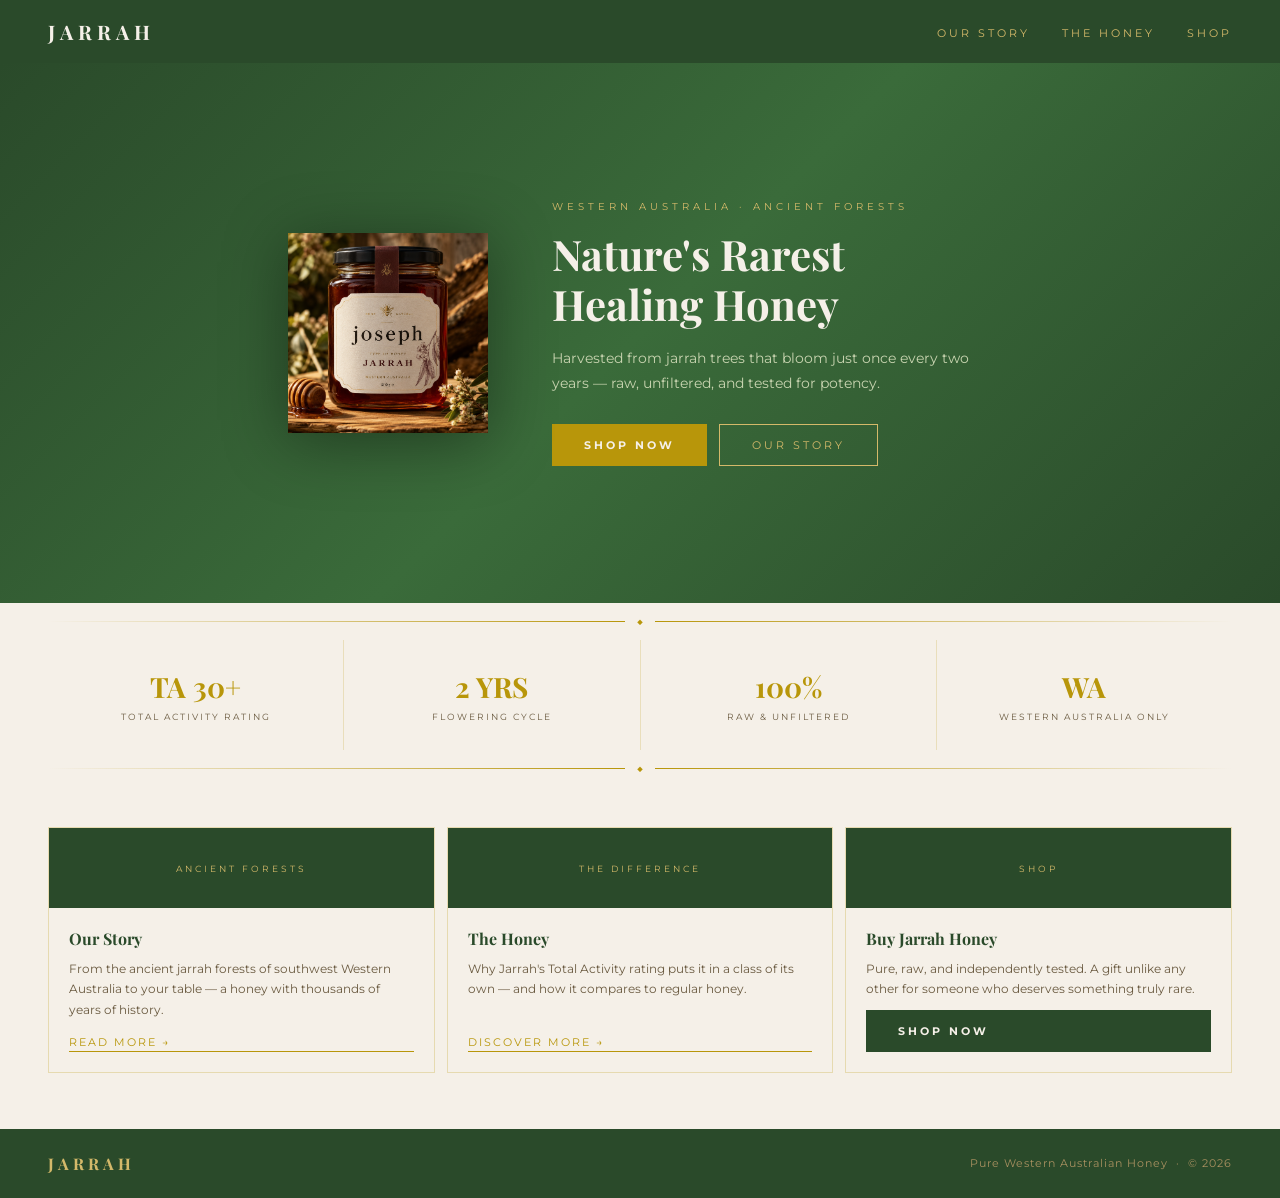
<file: index.html>
<!DOCTYPE html>
<html lang="en">
<head>
  <meta charset="UTF-8">
  <meta name="viewport" content="width=device-width, initial-scale=1.0">
  <title>Jarrah Honey — Pure Western Australian Honey</title>
  <link rel="preconnect" href="https://fonts.googleapis.com">
  <link rel="preconnect" href="https://fonts.gstatic.com" crossorigin>
  <link href="https://fonts.googleapis.com/css2?family=Playfair+Display:ital,wght@0,700;1,400&family=Montserrat:wght@400;600;700&display=swap" rel="stylesheet">
  <link rel="stylesheet" href="styles.css">
</head>
<body>

  <nav class="site-nav">
    <a href="index.html" class="nav-logo">JARRAH</a>
    <button class="nav-hamburger" aria-label="Toggle menu" aria-expanded="false">
      <span></span><span></span><span></span>
    </button>
    <ul class="nav-links">
      <li><a href="story.html" class="nav-link">OUR STORY</a></li>
      <li><a href="honey.html" class="nav-link">THE HONEY</a></li>
      <li><a href="shop.html" class="nav-link">SHOP</a></li>
    </ul>
  </nav>

  <section class="hero-section">
    <div class="hero-image">
      <img src="assets/jarrah-honey-jar.png" alt="Jarrah Raw Honey jar">
    </div>
    <div class="hero-copy">
      <p class="hero-eyebrow">Western Australia · Ancient Forests</p>
      <h1 class="hero-title">Nature's Rarest<br>Healing Honey</h1>
      <p class="hero-tagline">Harvested from jarrah trees that bloom just once every two years — raw, unfiltered, and tested for potency.</p>
      <div class="hero-ctas">
        <a href="shop.html" class="btn-primary btn-primary--gold">Shop Now</a>
        <a href="story.html" class="btn-secondary">Our Story</a>
      </div>
    </div>
  </section>

  <div class="section-divider"><span class="section-divider-gem">◆</span></div>

  <div class="stat-bar">
    <div class="stat-item">
      <div class="stat-value">TA 30+</div>
      <div class="stat-label">Total Activity Rating</div>
    </div>
    <div class="stat-item">
      <div class="stat-value">2 YRS</div>
      <div class="stat-label">Flowering Cycle</div>
    </div>
    <div class="stat-item">
      <div class="stat-value">100%</div>
      <div class="stat-label">Raw &amp; Unfiltered</div>
    </div>
    <div class="stat-item">
      <div class="stat-value">WA</div>
      <div class="stat-label">Western Australia Only</div>
    </div>
  </div>

  <div class="section-divider"><span class="section-divider-gem">◆</span></div>

  <div class="teaser-grid">
    <div class="teaser-card">
      <div class="teaser-card__banner">
        <span class="teaser-card__banner-label">Ancient Forests</span>
      </div>
      <div class="teaser-card__body">
        <h2 class="teaser-card__title">Our Story</h2>
        <p class="teaser-card__desc">From the ancient jarrah forests of southwest Western Australia to your table — a honey with thousands of years of history.</p>
        <a href="story.html" class="btn-text">Read More →</a>
      </div>
    </div>
    <div class="teaser-card">
      <div class="teaser-card__banner">
        <span class="teaser-card__banner-label">The Difference</span>
      </div>
      <div class="teaser-card__body">
        <h2 class="teaser-card__title">The Honey</h2>
        <p class="teaser-card__desc">Why Jarrah's Total Activity rating puts it in a class of its own — and how it compares to regular honey.</p>
        <a href="honey.html" class="btn-text">Discover More →</a>
      </div>
    </div>
    <div class="teaser-card">
      <div class="teaser-card__banner">
        <span class="teaser-card__banner-label">Shop</span>
      </div>
      <div class="teaser-card__body">
        <h2 class="teaser-card__title">Buy Jarrah Honey</h2>
        <p class="teaser-card__desc">Pure, raw, and independently tested. A gift unlike any other for someone who deserves something truly rare.</p>
        <a href="shop.html" class="btn-primary">Shop Now</a>
      </div>
    </div>
  </div>

  <footer class="site-footer">
    <div class="footer-inner">
      <span class="footer-logo">JARRAH</span>
      <span class="footer-copy">Pure Western Australian Honey &nbsp;·&nbsp; © 2026</span>
    </div>
  </footer>

  <script src="main.js"></script>
</body>
</html>
</file>
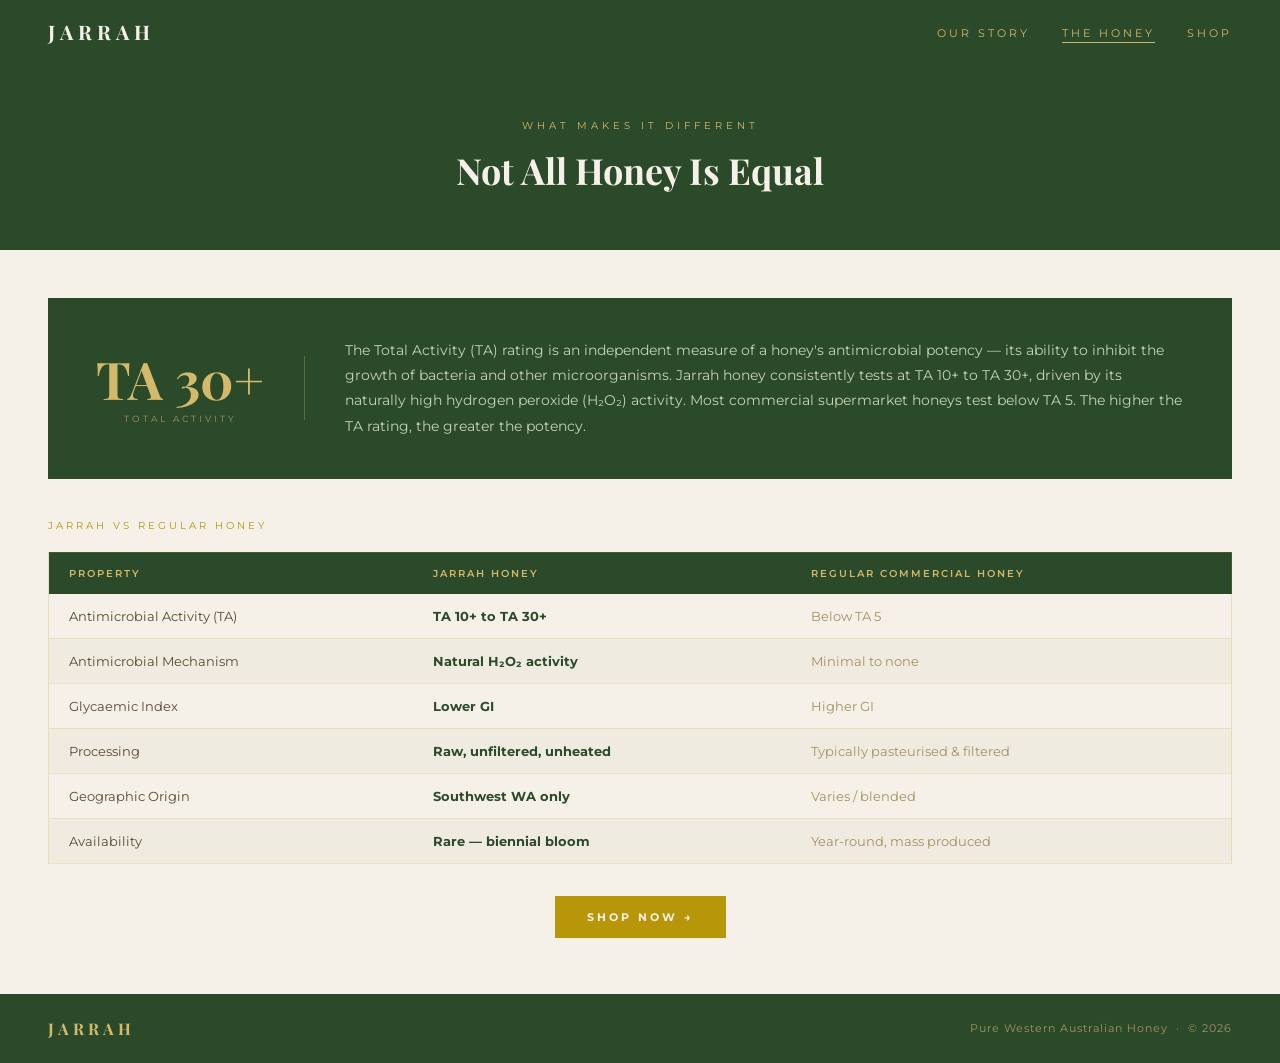
<file: honey.html>
<!DOCTYPE html>
<html lang="en">
<head>
  <meta charset="UTF-8">
  <meta name="viewport" content="width=device-width, initial-scale=1.0">
  <title>The Honey — Jarrah Honey</title>
  <link rel="preconnect" href="https://fonts.googleapis.com">
  <link rel="preconnect" href="https://fonts.gstatic.com" crossorigin>
  <link href="https://fonts.googleapis.com/css2?family=Playfair+Display:ital,wght@0,700;1,400&family=Montserrat:wght@400;600;700&display=swap" rel="stylesheet">
  <link rel="stylesheet" href="styles.css">
</head>
<body>

  <nav class="site-nav">
    <a href="index.html" class="nav-logo">JARRAH</a>
    <button class="nav-hamburger" aria-label="Toggle menu" aria-expanded="false">
      <span></span><span></span><span></span>
    </button>
    <ul class="nav-links">
      <li><a href="story.html" class="nav-link">OUR STORY</a></li>
      <li><a href="honey.html" class="nav-link active">THE HONEY</a></li>
      <li><a href="shop.html" class="nav-link">SHOP</a></li>
    </ul>
  </nav>

  <div class="page-hero">
    <p class="page-hero__eyebrow">What Makes It Different</p>
    <h1 class="page-hero__title">Not All Honey Is Equal</h1>
  </div>

  <div class="ta-panel">
    <div class="ta-panel__stat">
      <div class="ta-panel__value">TA 30+</div>
      <div class="ta-panel__label">Total Activity</div>
    </div>
    <div class="ta-panel__divider"></div>
    <p class="ta-panel__copy">The Total Activity (TA) rating is an independent measure of a honey's antimicrobial potency — its ability to inhibit the growth of bacteria and other microorganisms. Jarrah honey consistently tests at TA 10+ to TA 30+, driven by its naturally high hydrogen peroxide (H₂O₂) activity. Most commercial supermarket honeys test below TA 5. The higher the TA rating, the greater the potency.</p>
  </div>

  <div class="comparison-section">
    <p class="comparison-label">Jarrah vs Regular Honey</p>
    <table class="comparison-table">
      <thead>
        <tr>
          <th>Property</th>
          <th>Jarrah Honey</th>
          <th>Regular Commercial Honey</th>
        </tr>
      </thead>
      <tbody>
        <tr>
          <td>Antimicrobial Activity (TA)</td>
          <td class="highlight">TA 10+ to TA 30+</td>
          <td class="muted">Below TA 5</td>
        </tr>
        <tr>
          <td>Antimicrobial Mechanism</td>
          <td class="highlight">Natural H₂O₂ activity</td>
          <td class="muted">Minimal to none</td>
        </tr>
        <tr>
          <td>Glycaemic Index</td>
          <td class="highlight">Lower GI</td>
          <td class="muted">Higher GI</td>
        </tr>
        <tr>
          <td>Processing</td>
          <td class="highlight">Raw, unfiltered, unheated</td>
          <td class="muted">Typically pasteurised &amp; filtered</td>
        </tr>
        <tr>
          <td>Geographic Origin</td>
          <td class="highlight">Southwest WA only</td>
          <td class="muted">Varies / blended</td>
        </tr>
        <tr>
          <td>Availability</td>
          <td class="highlight">Rare — biennial bloom</td>
          <td class="muted">Year-round, mass produced</td>
        </tr>
      </tbody>
    </table>
    <div class="comparison-cta">
      <a href="shop.html" class="btn-primary btn-primary--gold">Shop Now →</a>
    </div>
  </div>

  <footer class="site-footer">
    <div class="footer-inner">
      <span class="footer-logo">JARRAH</span>
      <span class="footer-copy">Pure Western Australian Honey &nbsp;·&nbsp; © 2026</span>
    </div>
  </footer>

  <script src="main.js"></script>
</body>
</html>
</file>
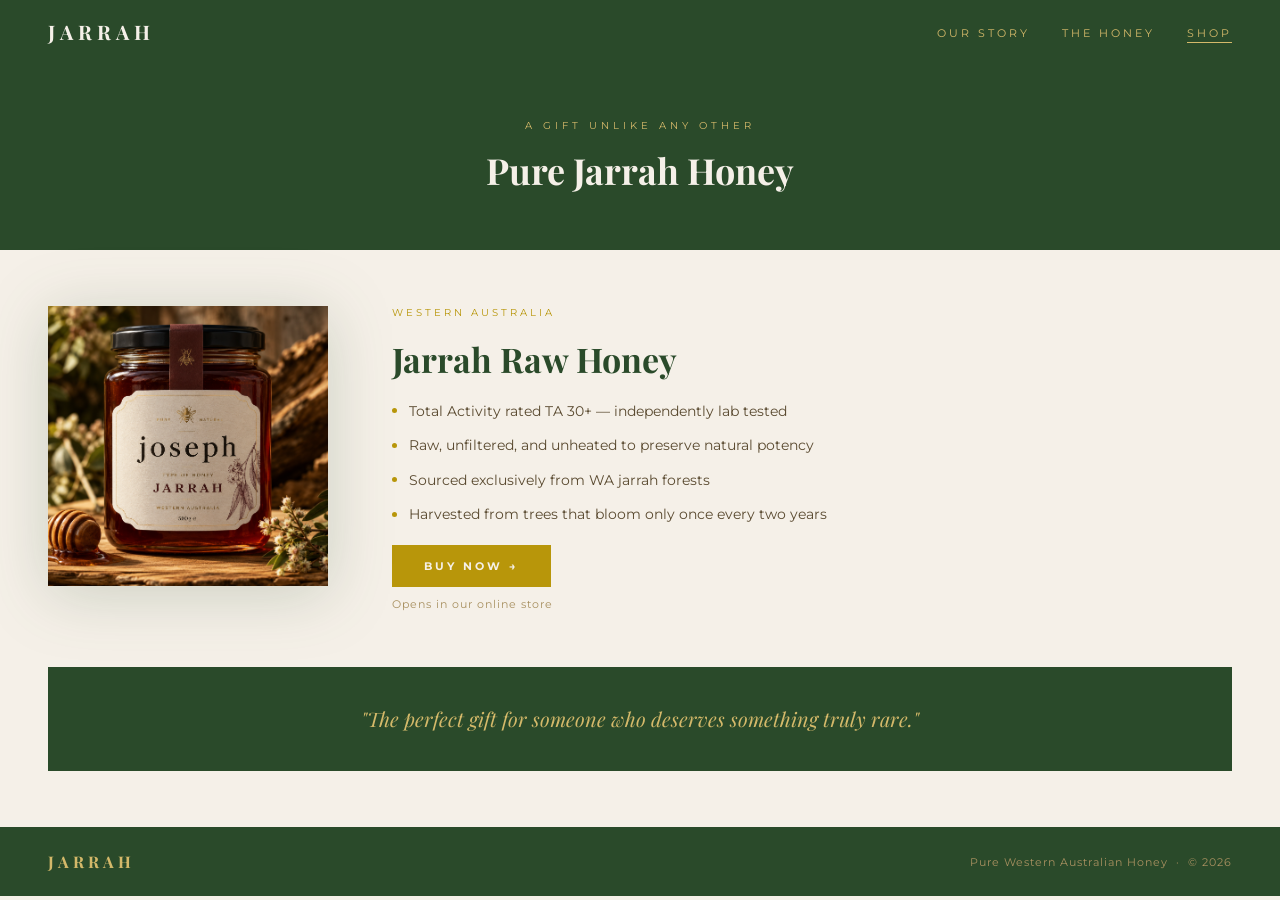
<file: shop.html>
<!DOCTYPE html>
<html lang="en">
<head>
  <meta charset="UTF-8">
  <meta name="viewport" content="width=device-width, initial-scale=1.0">
  <title>Shop — Jarrah Honey</title>
  <link rel="preconnect" href="https://fonts.googleapis.com">
  <link rel="preconnect" href="https://fonts.gstatic.com" crossorigin>
  <link href="https://fonts.googleapis.com/css2?family=Playfair+Display:ital,wght@0,700;1,400&family=Montserrat:wght@400;600;700&display=swap" rel="stylesheet">
  <link rel="stylesheet" href="styles.css">
</head>
<body>

  <nav class="site-nav">
    <a href="index.html" class="nav-logo">JARRAH</a>
    <button class="nav-hamburger" aria-label="Toggle menu" aria-expanded="false">
      <span></span><span></span><span></span>
    </button>
    <ul class="nav-links">
      <li><a href="story.html" class="nav-link">OUR STORY</a></li>
      <li><a href="honey.html" class="nav-link">THE HONEY</a></li>
      <li><a href="shop.html" class="nav-link active">SHOP</a></li>
    </ul>
  </nav>

  <div class="page-hero">
    <p class="page-hero__eyebrow">A Gift Unlike Any Other</p>
    <h1 class="page-hero__title">Pure Jarrah Honey</h1>
  </div>

  <div class="product-showcase">
    <div class="product-showcase__image">
      <img src="assets/jarrah-honey-jar.png" alt="Jarrah Raw Honey — TA 30+">
    </div>
    <div class="product-showcase__details">
      <p class="product-showcase__origin">Western Australia</p>
      <h2 class="product-showcase__name">Jarrah Raw Honey</h2>
      <ul class="product-features">
        <li>Total Activity rated TA 30+ — independently lab tested</li>
        <li>Raw, unfiltered, and unheated to preserve natural potency</li>
        <li>Sourced exclusively from WA jarrah forests</li>
        <li>Harvested from trees that bloom only once every two years</li>
      </ul>
      <div class="product-cta-group">
        <a href="#" class="btn-primary btn-primary--gold">Buy Now →</a>
        <span class="product-cta-note">Opens in our online store</span>
      </div>
    </div>
  </div>

  <div class="gift-quote">
    <p class="gift-quote__text">"The perfect gift for someone who deserves something truly rare."</p>
  </div>

  <footer class="site-footer">
    <div class="footer-inner">
      <span class="footer-logo">JARRAH</span>
      <span class="footer-copy">Pure Western Australian Honey &nbsp;·&nbsp; © 2026</span>
    </div>
  </footer>

  <script src="main.js"></script>
</body>
</html>
</file>
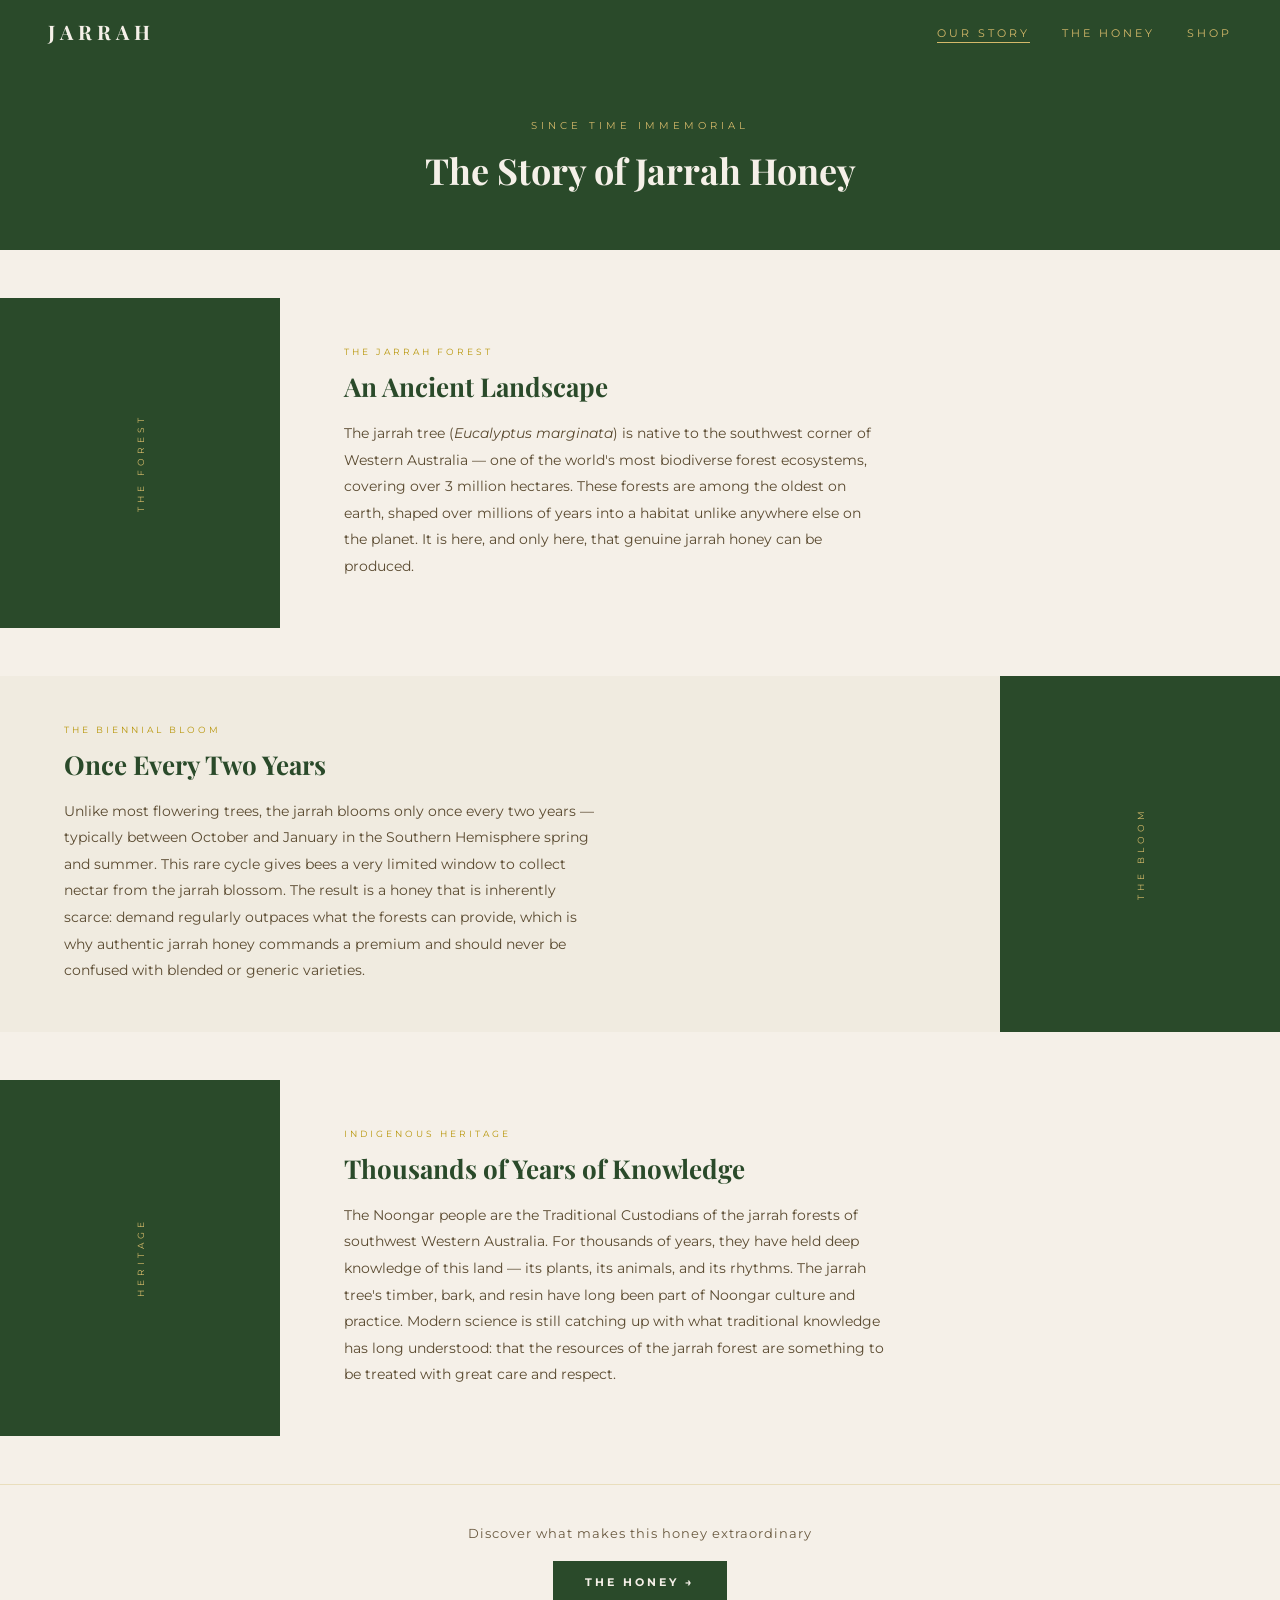
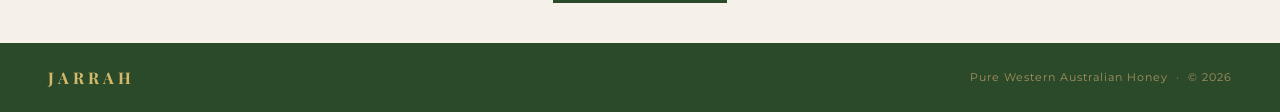
<file: story.html>
<!DOCTYPE html>
<html lang="en">
<head>
  <meta charset="UTF-8">
  <meta name="viewport" content="width=device-width, initial-scale=1.0">
  <title>Our Story — Jarrah Honey</title>
  <link rel="preconnect" href="https://fonts.googleapis.com">
  <link rel="preconnect" href="https://fonts.gstatic.com" crossorigin>
  <link href="https://fonts.googleapis.com/css2?family=Playfair+Display:ital,wght@0,700;1,400&family=Montserrat:wght@400;600;700&display=swap" rel="stylesheet">
  <link rel="stylesheet" href="styles.css">
</head>
<body>

  <nav class="site-nav">
    <a href="index.html" class="nav-logo">JARRAH</a>
    <button class="nav-hamburger" aria-label="Toggle menu" aria-expanded="false">
      <span></span><span></span><span></span>
    </button>
    <ul class="nav-links">
      <li><a href="story.html" class="nav-link active">OUR STORY</a></li>
      <li><a href="honey.html" class="nav-link">THE HONEY</a></li>
      <li><a href="shop.html" class="nav-link">SHOP</a></li>
    </ul>
  </nav>

  <div class="page-hero">
    <p class="page-hero__eyebrow">Since Time Immemorial</p>
    <h1 class="page-hero__title">The Story of Jarrah Honey</h1>
  </div>

  <div class="content-section">
    <div class="content-section__panel">
      <span class="content-section__panel-label">The Forest</span>
    </div>
    <div class="content-section__copy">
      <p class="content-section__eyebrow">The Jarrah Forest</p>
      <h2 class="content-section__title">An Ancient Landscape</h2>
      <p class="content-section__body">The jarrah tree (<em>Eucalyptus marginata</em>) is native to the southwest corner of Western Australia — one of the world's most biodiverse forest ecosystems, covering over 3 million hectares. These forests are among the oldest on earth, shaped over millions of years into a habitat unlike anywhere else on the planet. It is here, and only here, that genuine jarrah honey can be produced.</p>
    </div>
  </div>

  <div class="content-section content-section--reverse content-section--alt">
    <div class="content-section__panel">
      <span class="content-section__panel-label">The Bloom</span>
    </div>
    <div class="content-section__copy">
      <p class="content-section__eyebrow">The Biennial Bloom</p>
      <h2 class="content-section__title">Once Every Two Years</h2>
      <p class="content-section__body">Unlike most flowering trees, the jarrah blooms only once every two years — typically between October and January in the Southern Hemisphere spring and summer. This rare cycle gives bees a very limited window to collect nectar from the jarrah blossom. The result is a honey that is inherently scarce: demand regularly outpaces what the forests can provide, which is why authentic jarrah honey commands a premium and should never be confused with blended or generic varieties.</p>
    </div>
  </div>

  <div class="content-section">
    <div class="content-section__panel">
      <span class="content-section__panel-label">Heritage</span>
    </div>
    <div class="content-section__copy">
      <p class="content-section__eyebrow">Indigenous Heritage</p>
      <h2 class="content-section__title">Thousands of Years of Knowledge</h2>
      <p class="content-section__body">The Noongar people are the Traditional Custodians of the jarrah forests of southwest Western Australia. For thousands of years, they have held deep knowledge of this land — its plants, its animals, and its rhythms. The jarrah tree's timber, bark, and resin have long been part of Noongar culture and practice. Modern science is still catching up with what traditional knowledge has long understood: that the resources of the jarrah forest are something to be treated with great care and respect.</p>
    </div>
  </div>

  <div class="story-cta">
    <p class="story-cta__label">Discover what makes this honey extraordinary</p>
    <a href="honey.html" class="btn-primary">The Honey →</a>
  </div>

  <footer class="site-footer">
    <div class="footer-inner">
      <span class="footer-logo">JARRAH</span>
      <span class="footer-copy">Pure Western Australian Honey &nbsp;·&nbsp; © 2026</span>
    </div>
  </footer>

  <script src="main.js"></script>
</body>
</html>
</file>
<file: styles.css>
@import url('https://fonts.googleapis.com/css2?family=Playfair+Display:ital,wght@0,700;1,400&family=Montserrat:wght@400;600;700&display=swap');

/* ── Variables ── */
:root {
  --color-deep-green: #2a4a2a;
  --color-mid-green:  #3a6b3a;
  --color-ivory:      #f5f0e8;
  --color-ivory-dark: #f0ebe0;
  --color-gold:       #b8960a;
  --color-gold-light: #d4b96a;
  --color-gold-aged:  #a89060;
  --color-body:       #5a4a30;
  --color-body-light: #6a5a40;
  --color-cream-text: #f5f0e8;
  --font-serif: 'Playfair Display', Georgia, serif;
  --font-sans:  'Montserrat', sans-serif;
}

/* ── Reset ── */
*, *::before, *::after { box-sizing: border-box; margin: 0; padding: 0; }
body { font-family: var(--font-sans); background: var(--color-ivory); color: var(--color-body); }
a { text-decoration: none; color: inherit; }
img { max-width: 100%; display: block; }
ul { list-style: none; }

/* ── Navigation ── */
.site-nav {
  background: var(--color-deep-green);
  display: flex;
  justify-content: space-between;
  align-items: center;
  padding: 18px 48px;
}
.nav-logo {
  font-family: var(--font-serif);
  font-size: 20px;
  letter-spacing: 5px;
  color: var(--color-cream-text);
  font-weight: 700;
}
.nav-links { display: flex; gap: 32px; }
.nav-link {
  font-size: 11px;
  letter-spacing: 3px;
  color: var(--color-gold-light);
  text-transform: uppercase;
  transition: color 0.2s;
}
.nav-link:hover,
.nav-link.active {
  border-bottom: 1px solid var(--color-gold-light);
  padding-bottom: 2px;
}

/* ── Footer ── */
.site-footer {
  background: var(--color-deep-green);
  padding: 24px 48px;
}
.footer-inner {
  display: flex;
  justify-content: space-between;
  align-items: center;
}
.footer-logo {
  font-family: var(--font-serif);
  font-size: 16px;
  letter-spacing: 4px;
  color: var(--color-gold-light);
  font-weight: 700;
}
.footer-copy {
  font-size: 11px;
  letter-spacing: 1px;
  color: var(--color-gold-aged);
}

/* ── Section Divider ── */
.section-divider {
  display: flex;
  align-items: center;
  gap: 12px;
  padding: 0 48px;
  background: var(--color-ivory);
}
.section-divider::before,
.section-divider::after {
  content: '';
  flex: 1;
  height: 1px;
}
.section-divider::before { background: linear-gradient(90deg, transparent, var(--color-gold)); }
.section-divider::after  { background: linear-gradient(90deg, var(--color-gold), transparent); }
.section-divider-gem {
  color: var(--color-gold);
  font-size: 10px;
  padding: 12px 0;
}

/* ── Buttons ── */
.btn-primary {
  display: inline-block;
  background: var(--color-deep-green);
  color: var(--color-cream-text);
  padding: 14px 32px;
  font-size: 11px;
  letter-spacing: 3px;
  text-transform: uppercase;
  font-weight: 700;
  cursor: pointer;
  transition: background 0.2s;
}
.btn-primary:hover { background: var(--color-mid-green); }
.btn-primary--gold { background: var(--color-gold); color: var(--color-ivory); }
.btn-primary--gold:hover { background: var(--color-gold-aged); }
.btn-secondary {
  display: inline-block;
  border: 1px solid var(--color-gold-light);
  color: var(--color-gold-light);
  padding: 13px 32px;
  font-size: 11px;
  letter-spacing: 3px;
  text-transform: uppercase;
  cursor: pointer;
  transition: all 0.2s;
}
.btn-secondary:hover { background: var(--color-gold-light); color: var(--color-deep-green); }
.btn-text {
  display: inline-block;
  color: var(--color-gold);
  font-size: 11px;
  letter-spacing: 2px;
  text-transform: uppercase;
  border-bottom: 1px solid var(--color-gold);
  padding-bottom: 2px;
}

/* ── Page Hero (inner pages) ── */
.page-hero {
  background: var(--color-deep-green);
  text-align: center;
  padding: 56px 48px;
}
.page-hero__eyebrow {
  color: var(--color-gold-light);
  font-size: 10px;
  letter-spacing: 4px;
  text-transform: uppercase;
  margin-bottom: 14px;
}
.page-hero__title {
  font-family: var(--font-serif);
  font-size: 36px;
  font-weight: 700;
  color: var(--color-cream-text);
}

/* ── Stat Bar ── */
.stat-bar {
  display: flex;
  background: var(--color-ivory);
  padding: 0 48px;
}
.stat-item {
  flex: 1;
  text-align: center;
  padding: 28px 16px;
  border-right: 1px solid rgba(184, 150, 10, 0.2);
}
.stat-item:last-child { border-right: none; }
.stat-value {
  font-family: var(--font-serif);
  font-size: 28px;
  font-weight: 700;
  color: var(--color-gold);
  margin-bottom: 6px;
}
.stat-label {
  font-size: 9px;
  letter-spacing: 2px;
  text-transform: uppercase;
  color: var(--color-body-light);
}

/* ── Hero Section (index.html) ── */
.hero-section {
  background: linear-gradient(135deg, var(--color-deep-green) 0%, var(--color-mid-green) 50%, var(--color-deep-green) 100%);
  display: flex;
  align-items: center;
  justify-content: center;
  gap: 64px;
  padding: 80px 48px;
  min-height: 60vh;
}
.hero-image { width: 200px; flex-shrink: 0; }
.hero-image img { width: 100%; filter: drop-shadow(0 8px 32px rgba(0,0,0,0.4)); }
.hero-copy { max-width: 440px; }
.hero-eyebrow {
  font-size: 10px;
  letter-spacing: 4px;
  text-transform: uppercase;
  color: var(--color-gold-light);
  margin-bottom: 16px;
}
.hero-title {
  font-family: var(--font-serif);
  font-size: 42px;
  font-weight: 700;
  color: var(--color-cream-text);
  line-height: 1.2;
  margin-bottom: 16px;
}
.hero-tagline {
  font-size: 14px;
  line-height: 1.8;
  color: #c8d4b0;
  margin-bottom: 28px;
}
.hero-ctas { display: flex; gap: 12px; flex-wrap: wrap; }

/* ── Teaser Grid (index.html) ── */
.teaser-grid {
  display: flex;
  padding: 40px 48px 56px;
  background: var(--color-ivory);
  gap: 12px;
}
.teaser-card {
  flex: 1;
  border: 1px solid rgba(184, 150, 10, 0.25);
  display: flex;
  flex-direction: column;
}
.teaser-card__banner {
  background: var(--color-deep-green);
  height: 80px;
  display: flex;
  align-items: center;
  justify-content: center;
}
.teaser-card__banner-label {
  color: var(--color-gold-light);
  font-size: 9px;
  letter-spacing: 3px;
  text-transform: uppercase;
}
.teaser-card__body {
  padding: 20px;
  display: flex;
  flex-direction: column;
  gap: 10px;
  flex: 1;
}
.teaser-card__title {
  font-family: var(--font-serif);
  font-size: 16px;
  font-weight: 700;
  color: var(--color-deep-green);
}
.teaser-card__desc {
  font-size: 12px;
  line-height: 1.7;
  color: var(--color-body-light);
  flex: 1;
}

/* ── Content Sections (story.html) ── */
.content-section {
  display: flex;
  align-items: stretch;
  margin: 48px 0;
}
.content-section__panel {
  width: 280px;
  flex-shrink: 0;
  background: var(--color-deep-green);
  display: flex;
  align-items: center;
  justify-content: center;
}
.content-section__panel-label {
  color: var(--color-gold-light);
  font-size: 9px;
  letter-spacing: 4px;
  text-transform: uppercase;
  writing-mode: vertical-rl;
  transform: rotate(180deg);
}
.content-section__copy {
  flex: 1;
  padding: 48px 64px;
}
.content-section--alt { background: var(--color-ivory-dark); }
.content-section--reverse { flex-direction: row-reverse; }
.content-section__eyebrow {
  font-size: 9px;
  letter-spacing: 3px;
  text-transform: uppercase;
  color: var(--color-gold);
  margin-bottom: 12px;
}
.content-section__title {
  font-family: var(--font-serif);
  font-size: 26px;
  font-weight: 700;
  color: var(--color-deep-green);
  margin-bottom: 16px;
}
.content-section__body {
  font-size: 14px;
  line-height: 1.9;
  color: var(--color-body);
  max-width: 540px;
}

/* ── Story CTA ── */
.story-cta {
  text-align: center;
  padding: 40px 48px;
  border-top: 1px solid rgba(184, 150, 10, 0.2);
}
.story-cta__label {
  font-size: 13px;
  color: var(--color-body-light);
  letter-spacing: 1px;
  margin-bottom: 20px;
}

/* ── TA Panel (honey.html) ── */
.ta-panel {
  background: var(--color-deep-green);
  display: flex;
  align-items: center;
  gap: 40px;
  padding: 40px 48px;
  margin: 48px 48px 0;
}
.ta-panel__stat { text-align: center; flex-shrink: 0; }
.ta-panel__value {
  font-family: var(--font-serif);
  font-size: 52px;
  font-weight: 700;
  color: var(--color-gold-light);
  line-height: 1;
  margin-bottom: 8px;
}
.ta-panel__label {
  font-size: 9px;
  letter-spacing: 3px;
  text-transform: uppercase;
  color: var(--color-gold-aged);
}
.ta-panel__divider {
  width: 1px;
  height: 64px;
  background: rgba(212, 185, 106, 0.3);
  flex-shrink: 0;
}
.ta-panel__copy {
  font-size: 14px;
  line-height: 1.8;
  color: #c8d4b0;
}

/* ── Comparison Table (honey.html) ── */
.comparison-section { padding: 40px 48px 56px; }
.comparison-label {
  font-size: 10px;
  letter-spacing: 3px;
  text-transform: uppercase;
  color: var(--color-gold);
  margin-bottom: 20px;
}
.comparison-table {
  width: 100%;
  border-collapse: collapse;
  border: 1px solid rgba(184, 150, 10, 0.2);
}
.comparison-table thead tr { background: var(--color-deep-green); }
.comparison-table th {
  padding: 14px 20px;
  font-size: 10px;
  letter-spacing: 2px;
  text-transform: uppercase;
  color: var(--color-gold-light);
  text-align: left;
  font-weight: 600;
}
.comparison-table td {
  padding: 14px 20px;
  font-size: 13px;
  color: var(--color-body);
  border-bottom: 1px solid rgba(184, 150, 10, 0.15);
}
.comparison-table tbody tr:nth-child(even) { background: var(--color-ivory-dark); }
.comparison-table td.highlight { color: var(--color-deep-green); font-weight: 700; }
.comparison-table td.muted { color: var(--color-gold-aged); }
.comparison-cta { text-align: center; padding-top: 32px; }

/* ── Product Showcase (shop.html) ── */
.product-showcase {
  display: flex;
  gap: 64px;
  align-items: flex-start;
  padding: 56px 48px;
}
.product-showcase__image { flex-shrink: 0; width: 280px; }
.product-showcase__image img {
  width: 100%;
  filter: drop-shadow(0 8px 32px rgba(42, 74, 42, 0.2));
}
.product-showcase__details {
  flex: 1;
  display: flex;
  flex-direction: column;
  gap: 20px;
}
.product-showcase__origin {
  font-size: 10px;
  letter-spacing: 3px;
  text-transform: uppercase;
  color: var(--color-gold);
}
.product-showcase__name {
  font-family: var(--font-serif);
  font-size: 34px;
  font-weight: 700;
  color: var(--color-deep-green);
  line-height: 1.2;
}
.product-features {
  display: flex;
  flex-direction: column;
  gap: 12px;
}
.product-features li {
  display: flex;
  align-items: center;
  gap: 12px;
  font-size: 14px;
  line-height: 1.6;
  color: var(--color-body);
}
.product-features li::before {
  content: '';
  width: 5px;
  height: 5px;
  background: var(--color-gold);
  border-radius: 50%;
  flex-shrink: 0;
}
.product-cta-group {
  display: flex;
  flex-direction: column;
  gap: 10px;
  align-items: flex-start;
}
.product-cta-note {
  font-size: 11px;
  color: var(--color-gold-aged);
  letter-spacing: 1px;
}

/* ── Gift Quote (shop.html) ── */
.gift-quote {
  background: var(--color-deep-green);
  text-align: center;
  padding: 36px 48px;
  margin: 0 48px 56px;
}
.gift-quote__text {
  font-family: var(--font-serif);
  font-style: italic;
  font-size: 20px;
  color: var(--color-gold-light);
  line-height: 1.6;
}

/* ── Hamburger Menu ── */
.nav-hamburger {
  display: none;
  flex-direction: column;
  gap: 5px;
  background: none;
  border: none;
  cursor: pointer;
  padding: 4px;
}
.nav-hamburger span {
  display: block;
  width: 22px;
  height: 2px;
  background: var(--color-gold-light);
  transition: all 0.3s;
}

/* ── Scroll Fade-in ── */
.fade-in {
  opacity: 0;
  transform: translateY(24px);
  transition: opacity 0.6s ease, transform 0.6s ease;
}
.fade-in.visible {
  opacity: 1;
  transform: translateY(0);
}

/* ── Responsive ── */
@media (max-width: 768px) {
  .site-nav { padding: 16px 24px; position: relative; }
  .nav-hamburger { display: flex; }
  .nav-links {
    display: none;
    position: absolute;
    top: 100%;
    left: 0;
    right: 0;
    background: var(--color-deep-green);
    flex-direction: column;
    padding: 16px 24px 20px;
    gap: 16px;
    z-index: 100;
  }
  .nav-links.open { display: flex; }
  .nav-link { font-size: 10px; letter-spacing: 2px; }

  .hero-section {
    flex-direction: column;
    padding: 48px 24px;
    gap: 32px;
    text-align: center;
    min-height: auto;
  }
  .hero-image { width: 140px; margin: 0 auto; }
  .hero-title { font-size: 30px; }
  .hero-ctas { justify-content: center; }

  .section-divider { padding: 0 24px; }

  .stat-bar { flex-wrap: wrap; padding: 0 24px; }
  .stat-item {
    flex: 1 1 50%;
    border-right: none;
    border-bottom: 1px solid rgba(184, 150, 10, 0.2);
  }
  .stat-item:nth-child(odd) { border-right: 1px solid rgba(184, 150, 10, 0.2); }
  .stat-item:nth-last-child(-n+2) { border-bottom: none; }

  .teaser-grid { flex-direction: column; padding: 32px 24px; }

  .page-hero { padding: 40px 24px; }
  .page-hero__title { font-size: 26px; }

  .content-section { flex-direction: column !important; margin: 32px 0; }
  .content-section__panel { width: 100%; height: 56px; }
  .content-section__panel-label { writing-mode: horizontal-tb; transform: none; }
  .content-section__copy { padding: 28px 24px; }
  .content-section__title { font-size: 20px; }

  .story-cta { padding: 32px 24px; }

  .ta-panel {
    flex-direction: column;
    gap: 20px;
    padding: 28px 24px;
    margin: 32px 24px 0;
    text-align: center;
  }
  .ta-panel__divider { width: 60px; height: 1px; }

  .comparison-section { padding: 32px 24px 48px; }
  .comparison-table th,
  .comparison-table td { padding: 10px 12px; font-size: 12px; }

  .product-showcase { flex-direction: column; padding: 32px 24px; gap: 32px; }
  .product-showcase__image { width: 200px; margin: 0 auto; }
  .product-showcase__name { font-size: 26px; }

  .gift-quote { margin: 0 24px 40px; padding: 28px 24px; }
  .gift-quote__text { font-size: 16px; }

  .site-footer { padding: 20px 24px; }
  .footer-inner { flex-direction: column; gap: 8px; text-align: center; }
}
</file>
